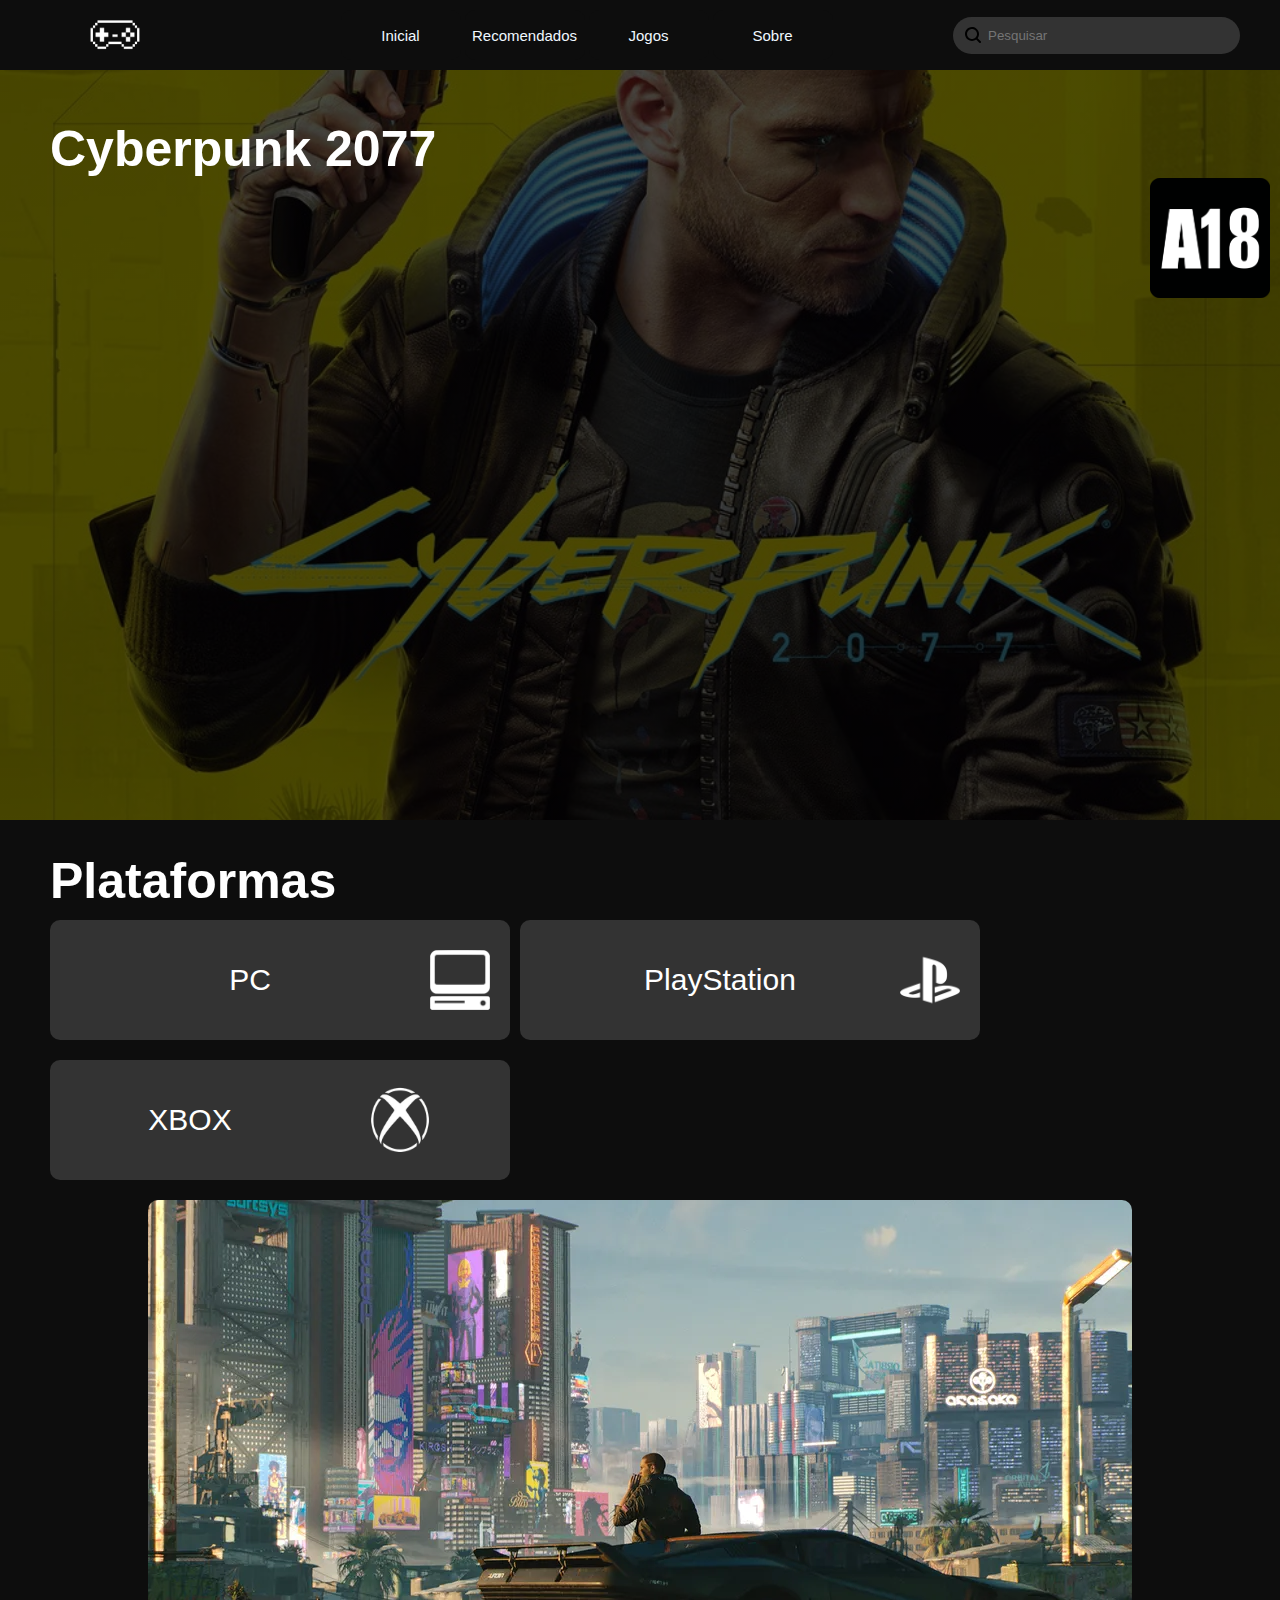
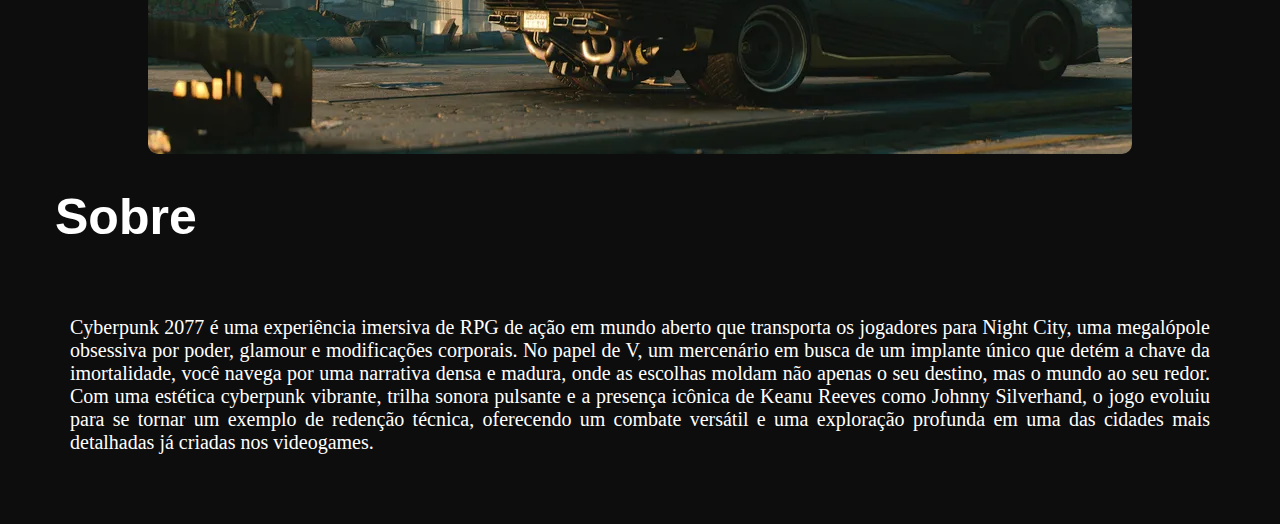
<file: PlayerOne/index.html>
<!DOCTYPE html>
<html lang="PT-BR">
<head>
    <meta charset="UTF-8">
    <meta name="viewport" content="width=device-width, initial-scale=1.0">
    <title>Review Games</title>
    <link rel="icon" type="image" href="images/control.png">
    <link rel="stylesheet" href="style2.css">
    <style>
    .DivInformation{
        margin: 0%;
        margin-top: 0px;
        margin-left: 0px;
        width: 100%;
        height: 700px;
        background-color: rgb(245, 0, 0);
    }
    .BackgroundGame{
        width: 100%;
        height: 700px;
        padding-top: 50px;
        padding-left: 50px;
        background-image: linear-gradient(rgba(0, 0, 0, 0.7), rgba(0, 0, 0, 0.7)),  url('images/cyberpunk2077.jpg');
        background-size: cover; 
        background-position: center;
        display: flex;
        flex-direction: column; 
        
    }
    .TextBackground {
        margin: 0;
        color: white;
        font-size: 50px;
        z-index: 2; 
        font-family: Verdana, Geneva, Tahoma, sans-serif;
    }
    .ClassificationAge{
       height: 120px;
       width: 120px;
       margin-left: 1100px;
    }
    .Title{
        color: white;
        font-family: Verdana, Geneva, Tahoma, sans-serif;
         font-size: 50px;
         margin-top: 550px;
         margin-right: 500px;
    }
    .ContainerPlataform{
        display:flex;
        flex-direction: row;
        flex-wrap: wrap;
        gap: 10px;
        padding-left: 50px;
    }
    .Plataforms{
        background-color: #333;
        border-radius: 10px;
        margin-top: 10px;
        width: 420px;
        height: 120px;
        display: flex;
        align-items: center;
        justify-content: space-between; /* cria um espaco e deixa os elemtos na ponta*/
        padding: 0 20px ; /*nao deixa os itens grudadarem nas bordas*/
    }
    .Plataforms p{
        color: white;
        font-size: 30px;
        font-family: Verdana, Geneva, Tahoma, sans-serif;
        margin: 0;
        flex-grow: 1;  /*fez o texto empurrar a imagem */
        text-align: center;
    }
    .IconsPlataform{
        height: 60px;
        width: 60px;
        order: 2; /* a imagem e o segundo item  da direita*/
    }

    .Photo{
        display:block;
        margin-top:20px;
        margin-bottom: 0;
        margin-left: auto;
        margin-right: auto;
        border-radius: 10px;

    }
    .Text{
        color: white;
        font-size: 20px;
        padding: 0;
        margin: 70px;
        text-align: justify;
    }
        
 /*    -- ARRUMAR DEPOIS --
    .DivShort{
        width: 300px;
        height: 300px; 
        background-color: rgb(13,13,13);
        border-radius: 10px 10px 0px 0px;
        display: flex;
        margin: 18%;
        margin-left: 1100px;

        display: flex;
        justify-content: center;
        align-items: center;
    }   
    .GameDivShort{
        height: 270px;
        width: 270px;
        border-radius: 10px;
        align-items: center;
    }*/
    </style>
</head>
<body>
     <header>
    <section>
    <img src="images/control.png" class="control">
    </section>
    <section>
     <input  style="margin-left: 50px;" type="button" value="Inicial" class="ButtonHeader">
     <input type="button" value="Recomendados"class="ButtonHeader">
     <input type="button" value="Jogos" class="ButtonHeader">
     <input type="button" value="Sobre" class="ButtonHeader">
     </section>
     <div class="SearchWrapper">
      <img src="images/search.svg" class="SearchIcon">
     <input type="text"  placeholder="Pesquisar" id="search">
     </div>
    </header>
 
    <div class="BackgroundGame">
        <div>
        <h1 class="TextBackground">Cyberpunk 2077</h1>
        <img  class="ClassificationAge" src="images/a18.png">
    </div>
   <h1 class="Title">Plataformas</h1>
    </div>
    <br>
    <br>
    <br>
    <br>
    <br>
    <div class="ContainerPlataform">
    <div class="Plataforms">
        <img  class="IconsPlataform" src="images/computer_icon.png">
        <p>PC</p>
    </div>
    <div class="Plataforms">
        <img  class="IconsPlataform" src="images/PSicon.png">
        <p>PlayStation</p>
    </div>
    <div class="Plataforms">
        <img  style="height: 200px; width: 180px;" class="IconsPlataform" src="images/XboxIcon.png">
        <p>XBOX</p>
    </div>
    </div>
    <img class="Photo" src="images/cyberpunk.png">
    <h1 style="color: white;font-family: Verdana, Geneva, Tahoma, sans-serif;
         font-size: 50px; margin-left: 55px; ">Sobre</h1>
       <p class="Text">Cyberpunk 2077 é uma experiência imersiva de RPG de ação em mundo aberto que transporta os jogadores para Night City, uma megalópole obsessiva por poder, glamour e modificações corporais. No papel de V, um mercenário em busca de um implante único que detém a chave da imortalidade, você navega por uma narrativa densa e madura, onde as escolhas moldam não apenas o seu destino, mas o mundo ao seu redor. Com uma estética cyberpunk vibrante, trilha sonora pulsante e a presença icônica de Keanu Reeves como Johnny Silverhand, o jogo evoluiu para se tornar um exemplo de redenção técnica, oferecendo um combate versátil e uma exploração profunda em uma das cidades mais detalhadas já criadas nos videogames.</p>
</body>
</html>
</file>
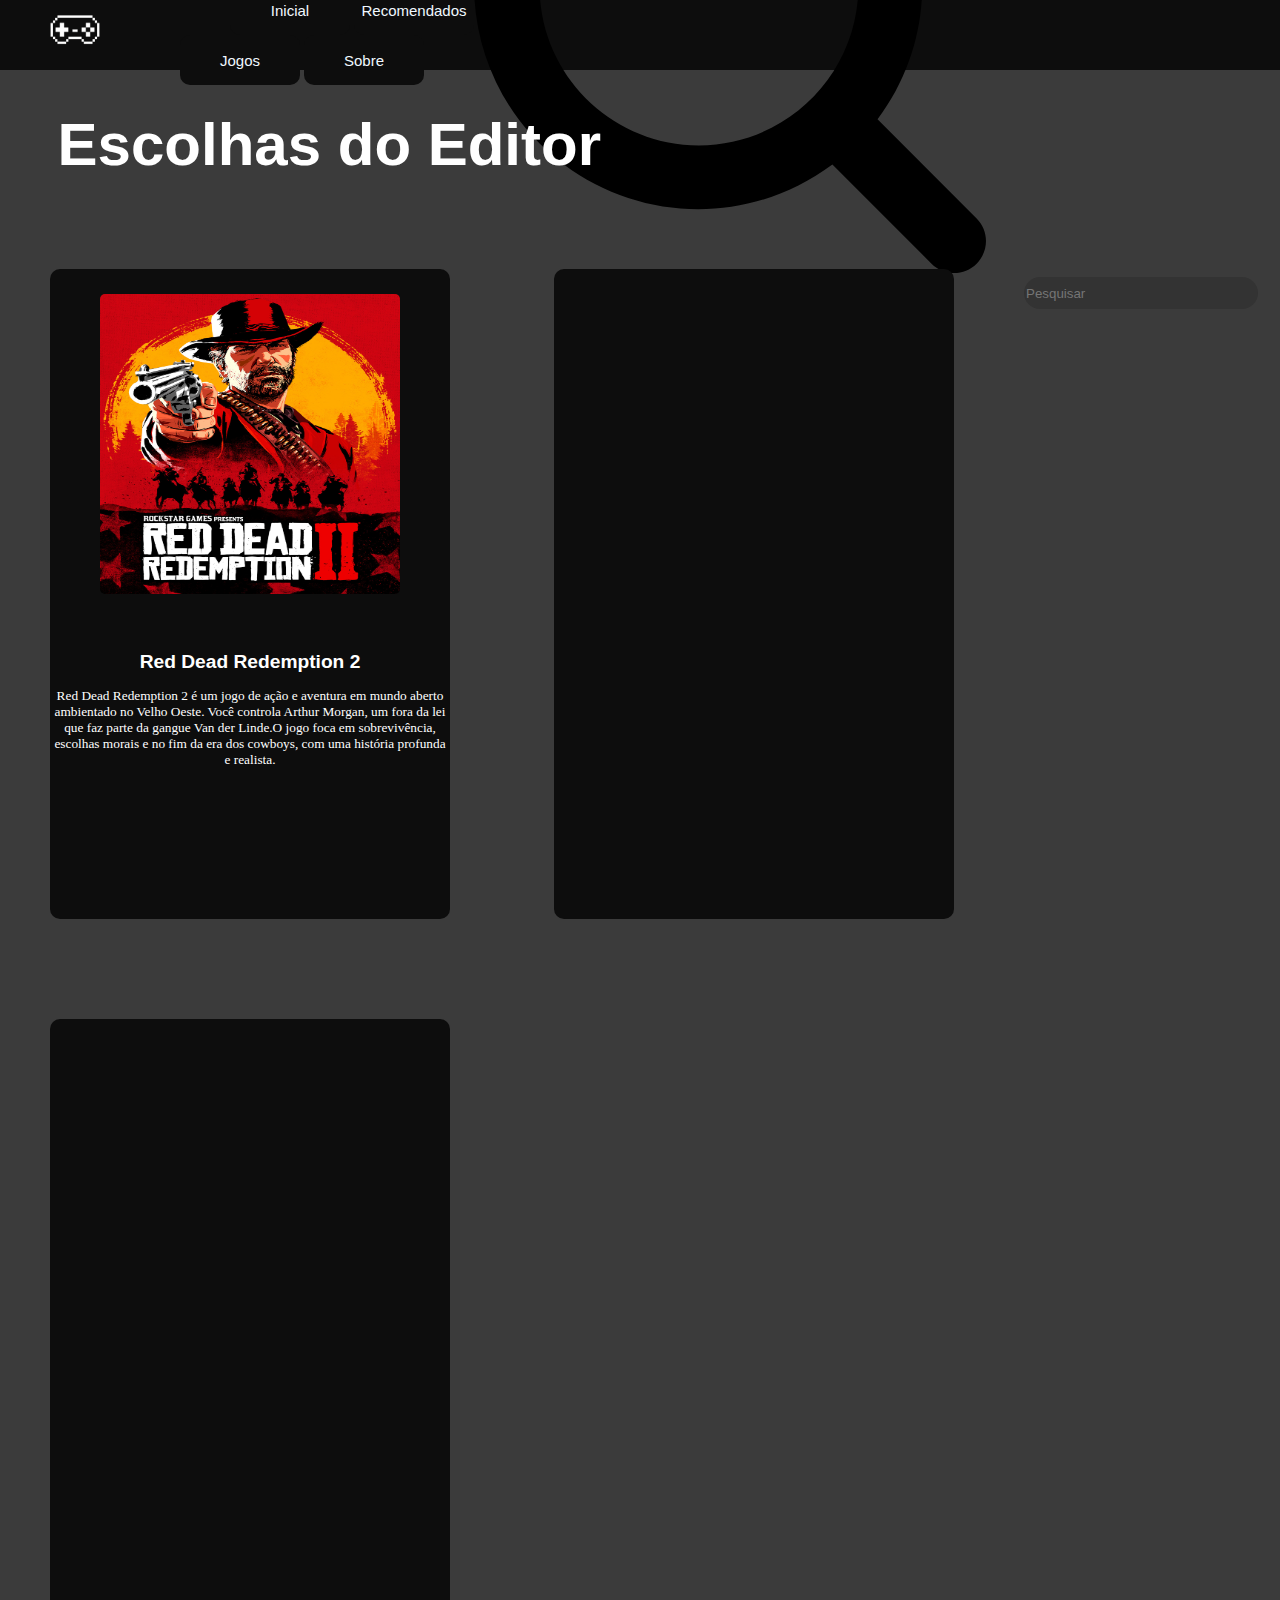
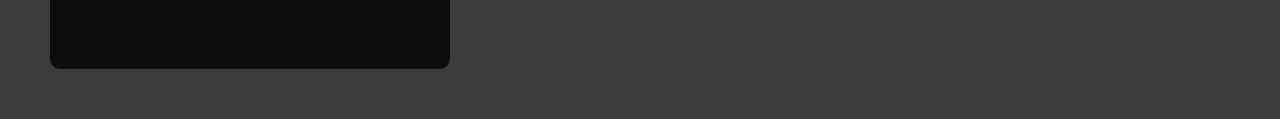
<file: PlayerOne/games.html>
<!DOCTYPE html>
<html lang="PT-BR">
<head>
    <meta charset="UTF-8">
    <meta name="viewport" content="width=device-width, initial-scale=1.0">
    <title>Review Games</title>
    <link rel="icon" type="image" href="images/control.png">
    <link rel="stylesheet" href="style.css">
    <style>
        .divGames{
            background-color:rgb(13, 13, 13);
            height: 650px;
            width: 400px;
            margin: 50px;
            display: inline-block;
            vertical-align: top;
            border-radius: 10px;
        }
        .Game{
            height: 300px;
            width: 300px;
            margin: 10%;
            margin-left: 50px;
            margin-top: 25px;
            border-radius: 5px;
            
        }
        .Titletext{
            color: #ffff;
            text-align:center;
            font-size:larger;
            font-family: Verdana, Geneva, Tahoma, sans-serif;
            margin-bottom: 15px;
        }
        .text{
            color: #ffff;
            text-align:center;
            font-size: smaller;
        }
    </style>
</head>
<body>
     <header>
    <section>
    <img src="images/control.png" class="control">
    </section>
    <section>
     <input  style="margin-left: 50px;" type="button" value="Inicial" class="ButtonHeader">
     <input type="button" value="Recomendados"class="ButtonHeader">
     <input type="button" value="Jogos" class="ButtonHeader">
     <input type="button" value="Sobre" class="ButtonHeader">
     </section>
     <div class="SearchWrapper">
      <img src="images/search.svg" class="SearchIcon">
     <input type="text"  placeholder="Pesquisar" id="search">
     </div>
    </header>
     <h1 id="title">Escolhas do Editor</h1>
     <div class="divGames">
        <a href="images/reddead2.png" target="_blank">
        <img src="images/reddead2.png" class="Game">
        </a>
        <h1 class="Titletext">Red Dead Redemption 2</h1>
        <p class="text">Red Dead Redemption 2 é um jogo de ação e aventura em mundo aberto ambientado no Velho Oeste. Você controla Arthur Morgan, um fora da lei que faz parte da gangue Van der Linde.O jogo foca em sobrevivência, escolhas morais e no fim da era dos cowboys, com uma história profunda e realista.</p>
     </div>
     <div class="divGames"></div>
     <div class="divGames"></div>
</body>
</html>
</file>
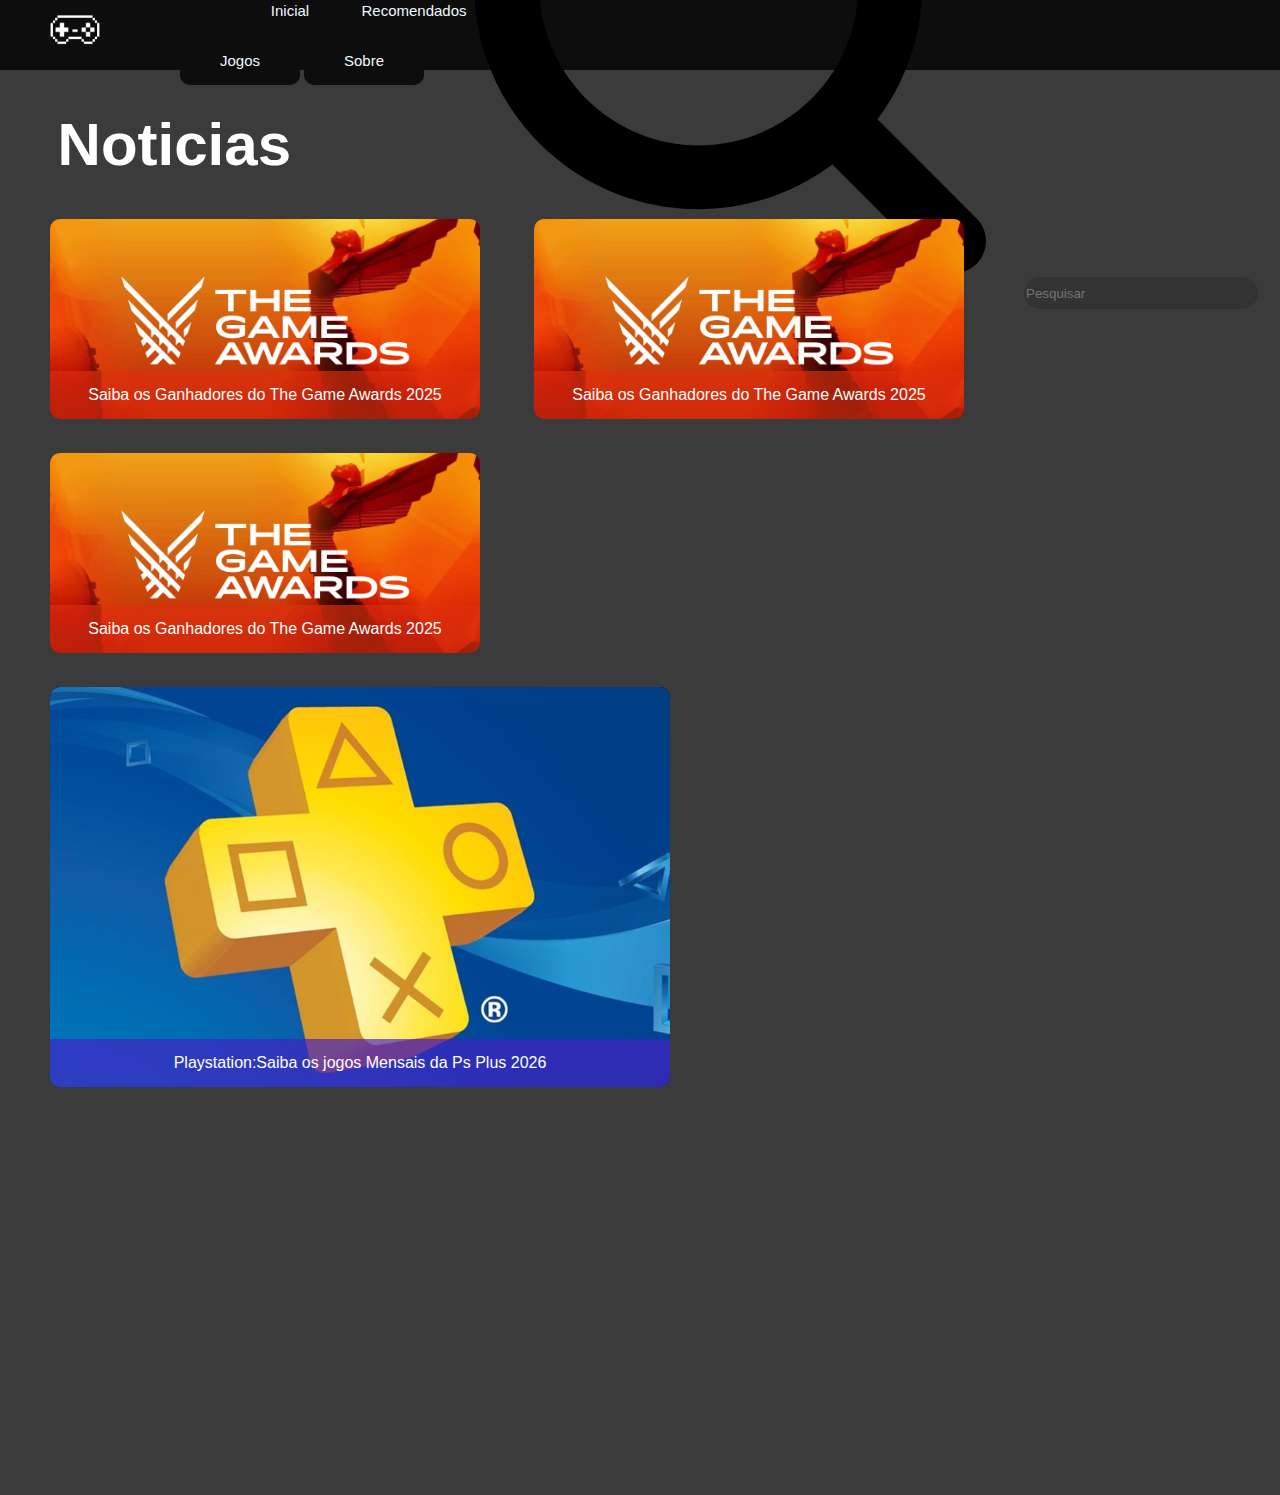
<file: PlayerOne/page1.html>
<!DOCTYPE html>
<html lang="PT-BR">
<head>
    <meta charset="UTF-8">
    <meta name="viewport" content="width=device-width, initial-scale=1.0">
    <link rel="stylesheet" href="style.css"> 
    <link rel="icon" type="imagem" href="images/control.png">
    <title>Review Games</title>
    <style>
      .GroupNotice{
        position:relative; /* importante para sobre posicao*/
        display:inline-block;
        width: 430px;
        height: 200px;
        margin-left: 50px;
        margin-bottom: 30px;
        border-radius: 10px;
        overflow: hidden /*a legenda respeita os cantos arredondados*/
      }
      .GroupNotice2{
        background-color:black;
        position:relative;
        display:inline-block;
        width: 620px;
        height:400px;
        margin-left: 50px;
        border-radius: 10px;
        overflow: hidden;
      }
    .GroupNotice3{
        position:relative;
        display:inline-block;
        width: 760px;
        height:400px;
        margin-left: 20px;
        border-radius: 10px;
        overflow: hidden;
      }
      .GroupNotice3 iframe {
        width: 100%;  
         height: 100%; 
        border: none; 
        display: block;   
      }
      .NoticeImg{
        width: 100%;  
        height: 100%;
        object-fit:cover;
        display:block;
      }
      .Information{
      position: absolute; /* isso aqui que faz o texto flutuar*/
      bottom: 0; /*deixa o texto no fundo da imagem*/
      left: 0;  /*alinha na esquerda*/
      width: 100%; /* ocupa a largura da imagem*/
      background-color: rgba(222, 48, 14, 0.663);
      color: white;

      padding: 15px;
      font-family: Arial, Helvetica, sans-serif;
      box-sizing: border-box; /*nao deixa o texto escapar da div*/
      text-align: center;
      }
      .Information2{
      position: absolute; /* isso aqui que faz o texto flutuar*/
      bottom: 0; /*deixa o texto no fundo da imagem*/
      left: 0;  /*alinha na esquerda*/
      width: 100%; /* ocupa a largura da imagem*/
      background-color: rgba(68, 32, 197, 0.663);
      color: white;

      padding: 15px;
      font-family: Arial, Helvetica, sans-serif;
      box-sizing: border-box; /*nao deixa o texto escapar da div*/
      text-align: center;
      }
      .GroupNotice a{
        text-decoration: none;
      }
    </style>
</head>
<body>
   <header>
    <section>
    <img src="images/control.png" class="control">
    </section>
    <section>
     <input  style="margin-left: 50px;" type="button" value="Inicial" class="ButtonHeader">
     <input type="button" value="Recomendados"class="ButtonHeader">
     <input type="button" value="Jogos" class="ButtonHeader">
     <input type="button" value="Sobre" class="ButtonHeader">
     </section>
     <div class="SearchWrapper">
      <img src="images/search.svg" class="SearchIcon">
     <input type="text"  placeholder="Pesquisar" id="search">
     </div>
    </header>
    <h1 id="title">Noticias</h1>
    <div class="GroupNotice">
    <a href="thegameawards.jpg" target="_blank">
    <img src="images/thegameawards.jpg" class="NoticeImg">
    <div class="Information">
      Saiba os Ganhadores do The Game Awards 2025
    </div>
    </a>
  </div>
    <div class="GroupNotice">
    <a href="thegameawards.jpg" target="_blank">
    <img src="images/thegameawards.jpg" class="NoticeImg">
    <div class="Information">
      Saiba os Ganhadores do The Game Awards 2025
    </div>
    </a>
  </div>
   </div>
    <div class="GroupNotice">
    <a href="thegameawards.jpg" target="_blank">
    <img src="images/thegameawards.jpg" class="NoticeImg">
    <div class="Information">
      Saiba os Ganhadores do The Game Awards 2025
    </div>
    </a>
  </div>
  <br>
  <div class="GroupNotice2">
  <a href="psplus.jpg" target="_blank">
  <img src="images/psplus.jpg" class="NoticeImg">
  <div class="Information2">
    Playstation:Saiba os jogos Mensais da Ps Plus 2026
    </div>
  </a>
  </div>
  <div class="GroupNotice3">
    <iframe src="https://www.youtube.com/embed/T54OWinnymM?si=qr6j-TTwG7demWVy" title="YouTube video player" frameborder="0" allow="accelerometer; autoplay; clipboard-write; encrypted-media; gyroscope; picture-in-picture; web-share" referrerpolicy="strict-origin-when-cross-origin" allowfullscreen></iframe>
  </div>
  </body>
</html>
</file>
<file: PlayerOne/style2.css>
body{
    background-color:rgb(13, 13, 13);
    margin: 0px;
    padding: 0px;
    /*tamanho da resolucao*/
    width: 100%; 
    overflow-x: hidden;
}
header {
    background-color: rgb(13, 13, 13);
    width: 100%; 
    height: 70px;
    display: flex;
    align-items: center;
    justify-content: space-between; /*empurra os itens para as pontas */
    padding: 0 40px; /* Da um espaço nas laterais para não encostar na borda da tela */
    box-sizing: border-box;
}
.ButtonHeader{
            height:50px ;
            width: 120px;
            background-color: rgb(13, 13, 13);              
            color: aliceblue;
            border: 0px;
            border-radius: 10px;
            font-size: 15px;
            cursor: pointer;
        }
        .ButtonHeader:hover{
            background-color: #333;
            transition: background-color 0.5s ease;
        }
.control{
            height: 70px;
            width: 70px;
            margin-top: 10px;
            margin-right: 70px;
            margin-left: 40px;}

#title{
    color: #fff;
    margin-left: 5.5%;
    font-size: 60px;
    font-family: Arial, Helvetica, sans-serif;
}

#SecIcon{
    background-color: #333;
    margin-left: 50px;
    width: 400px;
    height: 200px;
    border-radius: 10px;
   
}
.SearchWrapper{
     position:relative;
     display:flex;
     align-items: center;
     margin-left: 50px;
}

.SearchIcon{
     position: absolute;
    left: 12px;
    width: 16px;
    height: 16px;
    z-index: 1;
}
#search{
    padding-left: 35px;
    width: 250px;
    height: 35px;
    border-radius: 20px;
    border: none;
    background-color: #333;
    color: white;
    outline: none;
}
</file>
<file: PlayerOne/style.css>
body{
    background-color: rgb(59, 59, 59);
    margin: 0px;
    padding: 0px;
    /*tamanho da resolucao*/
    width: 100%; 
    overflow-x: hidden;
}
header{
    background-color: rgb(13, 13, 13);
     width: 100%; 
     height: 70px;
     /* alinha os botoes */
     display: flex;
     align-items: center;
     justify-content: 10px;

}
.ButtonHeader{
            height:50px ;
            width: 120px;
            background-color: rgb(13, 13, 13);              
            color: aliceblue;
            border: 0px;
            border-radius: 10px;
            font-size: 15px;
            cursor: pointer;
        }
        .ButtonHeader:hover{
            background-color: #333;
            transition: background-color 0.5s ease;
        }
.control{
            height: 70px;
            width: 70px;
            margin-right: 70px;
            margin-left: 40px;}
#search{
    margin-left: 550px; 
    margin-right: 22px;
    width: 230px; 
    height: 30px;
    border-radius: 20px;
    border: #fff;
    background-color: #333;
    color: #ffffff;
}

#title{
    color: #fff;
    margin-left: 4.5%;
    font-size: 60px;
    font-family: Arial, Helvetica, sans-serif;
}

#SecIcon{
    background-color: #333;
    margin-left: 50px;
    width: 320px;
    height: 200px;
    border-radius: 10px;
   
}
</file>
